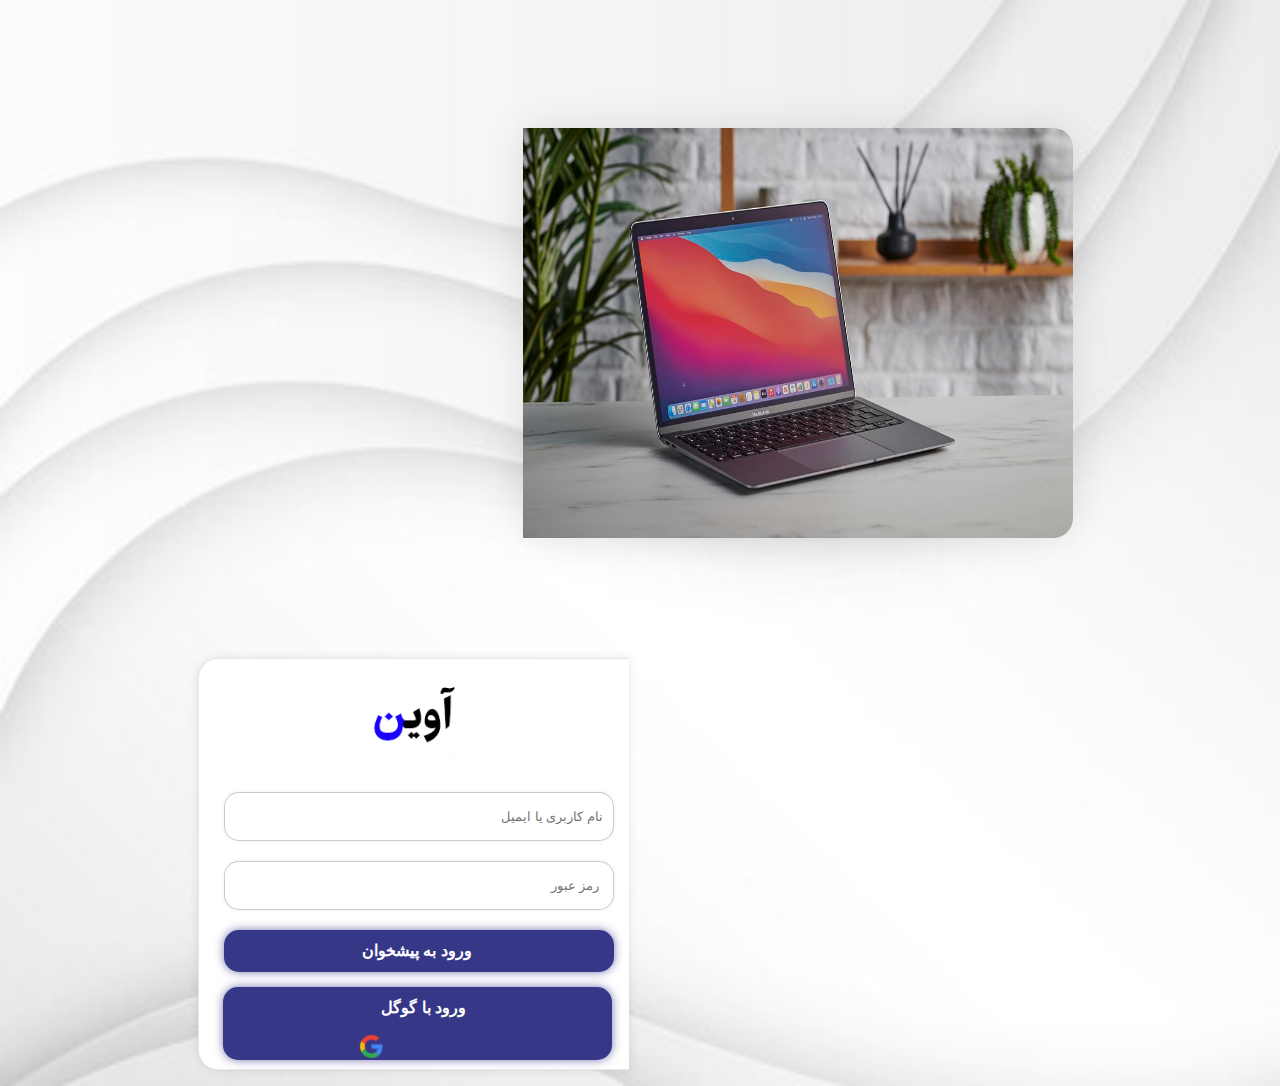
<file: index.html>
<html lang="fa">
<head>
    <meta charset="UTF-8">
    <link rel="stylesheet" href="style.css">
    <meta name="viewport" content="width=device-width, initial-scale=1.0">
    <link href="https://cdn.jsdelivr.net/gh/rastikerdar/vazirmatn@v33.003/Vazirmatn-font-face.css">

    <title>ورود آوین</title>
</head>
<body>
    <center>
        <div class="loginf">
        <div class="img-back">
            <img src="./img/page-img.jpg" width="550" height="410">
        </div>
    <form action="">
        <a href="https://hooshamoozan.ir"><img class="logoform" width="105" height="105" src="./img/logosmall.png"></a>
        
        <input class="email-place" name="email" type="email" placeholder="نام کاربری یا ایمیل">
        <!--ارور برای ایمیل-->
        <!--
        <span class="email-f">لطفا ایمیل را درست وارد کنید!</span>
        -->
        <input type="password" name="pass" placeholder=" رمز عبور">


         <!--ارور برای خطا در رمز-->
        <!--        
         <a href=""><span class="pass-rem">پسورد خود را فراموش کرده‌اید؟</span></a>
        <span class="pass-f">رمز اشتباه است!</span>
        -->
         <!-- پیام ورود موفقیت آمیز بود-->
          <!--
                 <span class="login-true"> شما با موفقیت وارد شدید !</span>
          -->
        <input class="sub" type="submit" name="submit" value="ورود به پیشخوان" >
        <button class="sub-succ"> <div class="text-center"> <div class="but-p">ورود با گوگل </div>  <img class="img-google" src="./img/google-logo.svg" width="25" height="25" alt=""> </div> </button>
        
    </form>
</div>
</center>

</body>
</html>
</file>
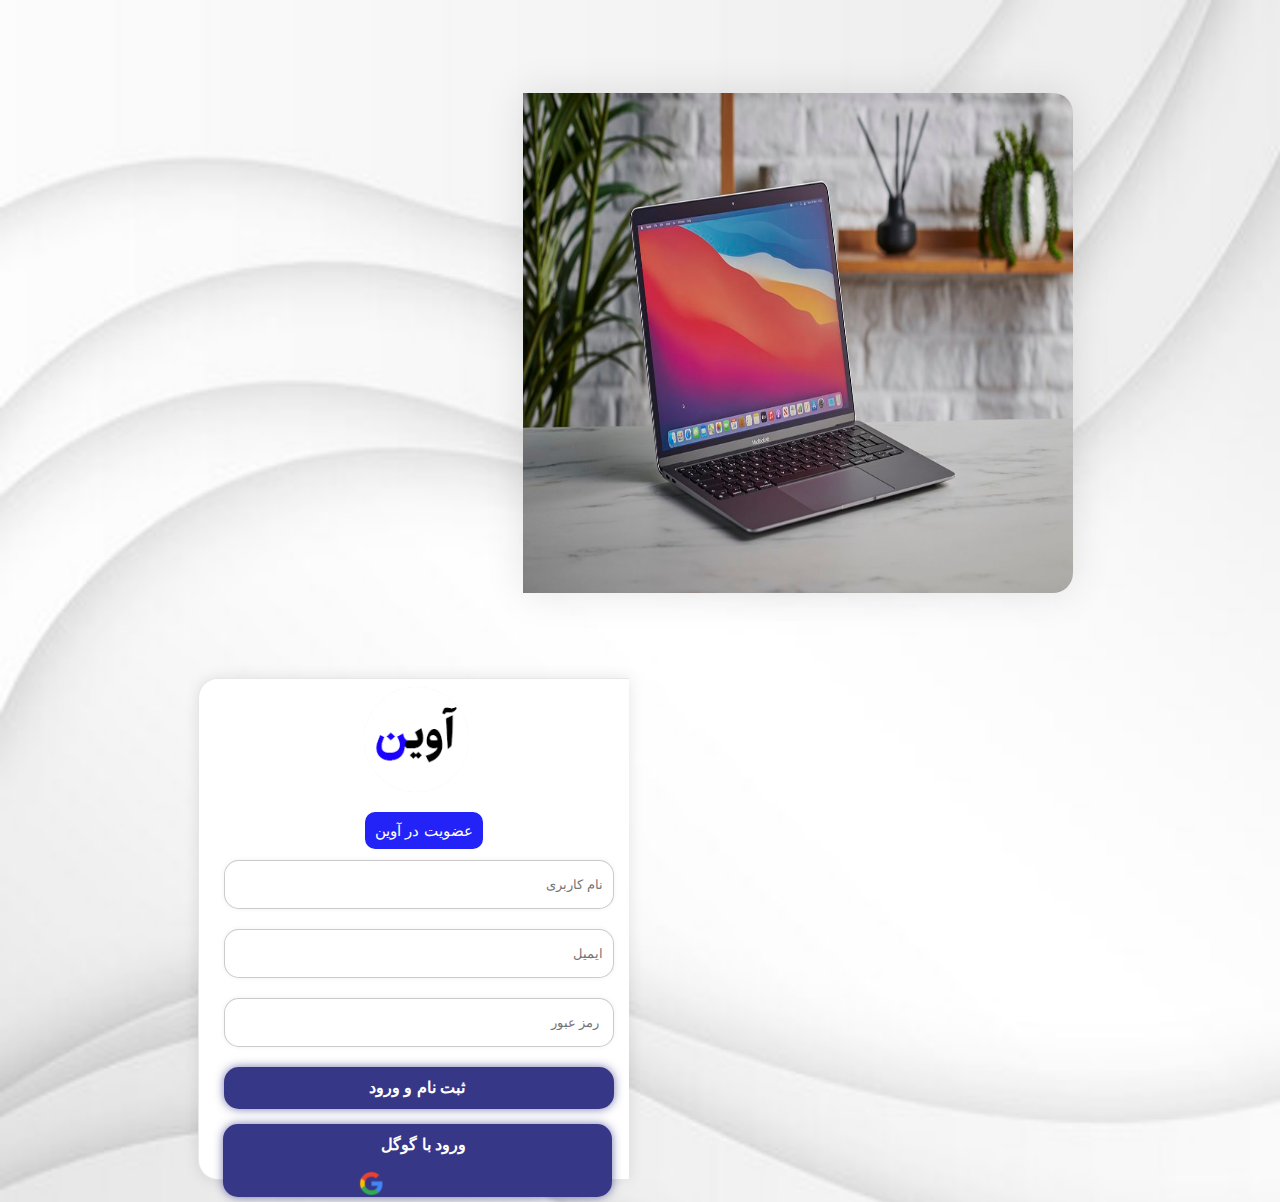
<file: register.html>
<html lang="fa">
<head>
    <meta charset="UTF-8">
    <link rel="stylesheet" href="style.css">
    <meta name="viewport" content="width=device-width, initial-scale=1.0">
    <link href="https://cdn.jsdelivr.net/gh/rastikerdar/vazirmatn@v33.003/Vazirmatn-font-face.css">

    <title>ثبت نام در آوین</title>
</head>
<body>
    <center>
        <div class="loginf">
        <div class="img-back-reg">
            <img src="./img/page-img.jpg" width="550" height="500">
        </div>
    <form class="register-form" method="post">
        <a href="https://lclearnac.net"><img class="logoform-reg" width="105" height="105" src="./img/logosmall.png"></a>
        <span  class="span-reg">عضویت در آوین</span>
        <input class="email-place" type="username" name="username" placeholder="نام کاربری">
        <input class="email-place" type="email" name="email" placeholder="ایمیل">
        <!--ارور برای ایمیل-->
        <!--
        <span class="email-f">لطفا ایمیل را درست وارد کنید!</span>
        -->
        <input type="password" name="password" placeholder=" رمز عبور">
         <!--ارور برای خطا در رمز-->
        <!--
        <span class="pass-f">رمز اشتباه است!</span>
        -->
         <!-- پیام ورود موفقیت آمیز بود-->
          <!--
                 <span class="login-true"> شما با موفقیت وارد شدید !</span>
          -->
        <input class="sub" type="submit" name="submit" value="ثبت نام و ورود" >
        <button class="sub-succ"> <div class="text-center"> <div class="but-p">ورود با گوگل </div>  <img class="img-google" src="./img/google-logo.svg" width="25" height="25" alt=""> </div> </button>
        
    </form>
</div>
</center>

</body>
</html>
</file>
<file: style.css>
body {
    font-family: Vazirmatn, sans-serif;
    direction: rtl ;
    background-color: #e4e4e4;
    background-image: url(./img/background.jpg);
    background-repeat: no-repeat;
    background-size: 1600px 1500px;
}
form {
 float: left;
 font-family: Vazirmatn, sans-serif;
 background-color: white;
 text-align: center;
 width: 430px;
 height: 410px;
 border-radius: 20px 0 0 20px;
 box-shadow: 0 0 10px rgba(0, 0, 0, 0.1);
 margin-top: 120px;
 padding: auto 5px;
 font-weight: 300;
 margin-left: 190px;
 margin-right: -30px;
 border-bottom: 0.5px solid rgba(0, 0, 0, 0.089);
 border-top: 0.5px solid rgba(0, 0, 0, 0.089);
 border-left: 0.5px solid rgba(0, 0, 0, 0.089);

}
form input{
    font-family: Vazirmatn, sans-serif;
    display: block;
    width: 390px;
    border-radius: 15px;
    margin-bottom: 12px;
    line-height: 45px;
    margin-right: 15px;
    margin-top: 20px;
    border: 0.11px solid rgba(0, 0, 0, 0.205);
    padding-right: 10px;
    box-shadow: 0 0 5px rgba(0, 0, 0, 0.062);


}

.sub {
    font-family: Vazirmatn, sans-serif;
    color: white;
    background-color: rgb(55, 55, 136);
    line-height: 40px;
    border: none;
    font-size: 16px;
    font-weight: 800;
    margin-bottom: 5px;
    box-shadow: 0 0 10px rgba(55, 55, 136, 0.685);
    margin-bottom: 5px !important;

}
.img-back img{
    float: right;
    margin-top: 120px;
    margin-right: 199px;
    margin-left: -10px;
    border-radius: 0 20px 20px 0;
    box-shadow: 0 0 40px rgba(0, 0, 0, 0.1);
}
.logoform{
    border-radius: 100%;
    margin-top: 8px;
    box-shadow: 0 0 0.5px rgba(0, 0, 0, 0.144);

}
.sub-succ {
    font-family: Vazirmatn, sans-serif;
    color: rgb(255, 255, 255);
    background-color: rgb(55, 55, 136);
    line-height: 40px;
    border: none;
    font-size: 16px;
    font-weight: 800;
    margin-bottom: 5px;
    box-shadow: 0 0 10px rgba(55, 55, 136, 0.685);
    width: 90.5%;
    margin-bottom: 5px !important;
    border-radius: 15px;
    margin-top: 10px;
    margin-left: 7px;
}

.img-google{
       float: left;
       padding-top: 6px;
       padding-left: 130px;
}
.but-p {
    display: inline-flex;
    float: right;
padding-right: 140px;
}
.text-center {
    text-align: center;
}
.email-f {
    color: red;
    font-size: 12.5px;
    font-weight: 700;
    float: right;
    padding-right: 20px;
    margin-bottom: 1px;
    padding-bottom: 5px;
}
.pass-f {
    color: red;
    font-size: 12.5px;
    font-weight: 700;
    float: right;
    padding-right: 20px;
    margin-bottom: 3px;
    padding-bottom: 4px;

}
.login-true{
    color: green;
    font-size: 12.5px;
    font-weight: 700;
    float: right;
    padding-right: 20px;
    margin-bottom: 3px;
    padding-bottom: 4px; 

}
.register-form {
    float: left;
    font-family: Vazirmatn, sans-serif;
    background-color: white;
    text-align: center;
    width: 430px;
    height: 500px;
    border-radius: 20px 0 0 20px;
    box-shadow: 0 0 15px rgba(0, 0, 0, 0.1);
    margin-top: 85px;
    padding: auto 5px;
    font-weight: 300;
    margin-left: 190px;
    margin-right: -30px;
    border-bottom: 0.5px solid rgba(0, 0, 0, 0.089);
    border-top: 0.5px solid rgba(0, 0, 0, 0.089);
    border-left: 0.5px solid rgba(0, 0, 0, 0.089);
}
.span-reg{
    text-align: center;
    line-height: 10px;
    color: white;
    font-size: 15px;
    background-color: rgba(0, 0, 247, 0.863);
    margin-left: 20px;
    padding: 10px;
    line-height: 18px;
    border-radius: 10px;

}
.logoform-reg{
    border-radius: 100%;
    margin-top: 8px;
    box-shadow: 0 0 0.5px rgba(0, 0, 0, 0.144);  
    margin-bottom: 30px;
    margin-right: 160px;
    display: block;
}
.img-back-reg img{
    float: right;
    margin-top: 85px;
    margin-right: 199px;
    margin-left: -10px;
    border-radius: 0 20px 20px 0;
    box-shadow: 0 0 40px rgba(0, 0, 0, 0.1);
}
a {
        color: rgb(73, 73, 238);
}
</file>
